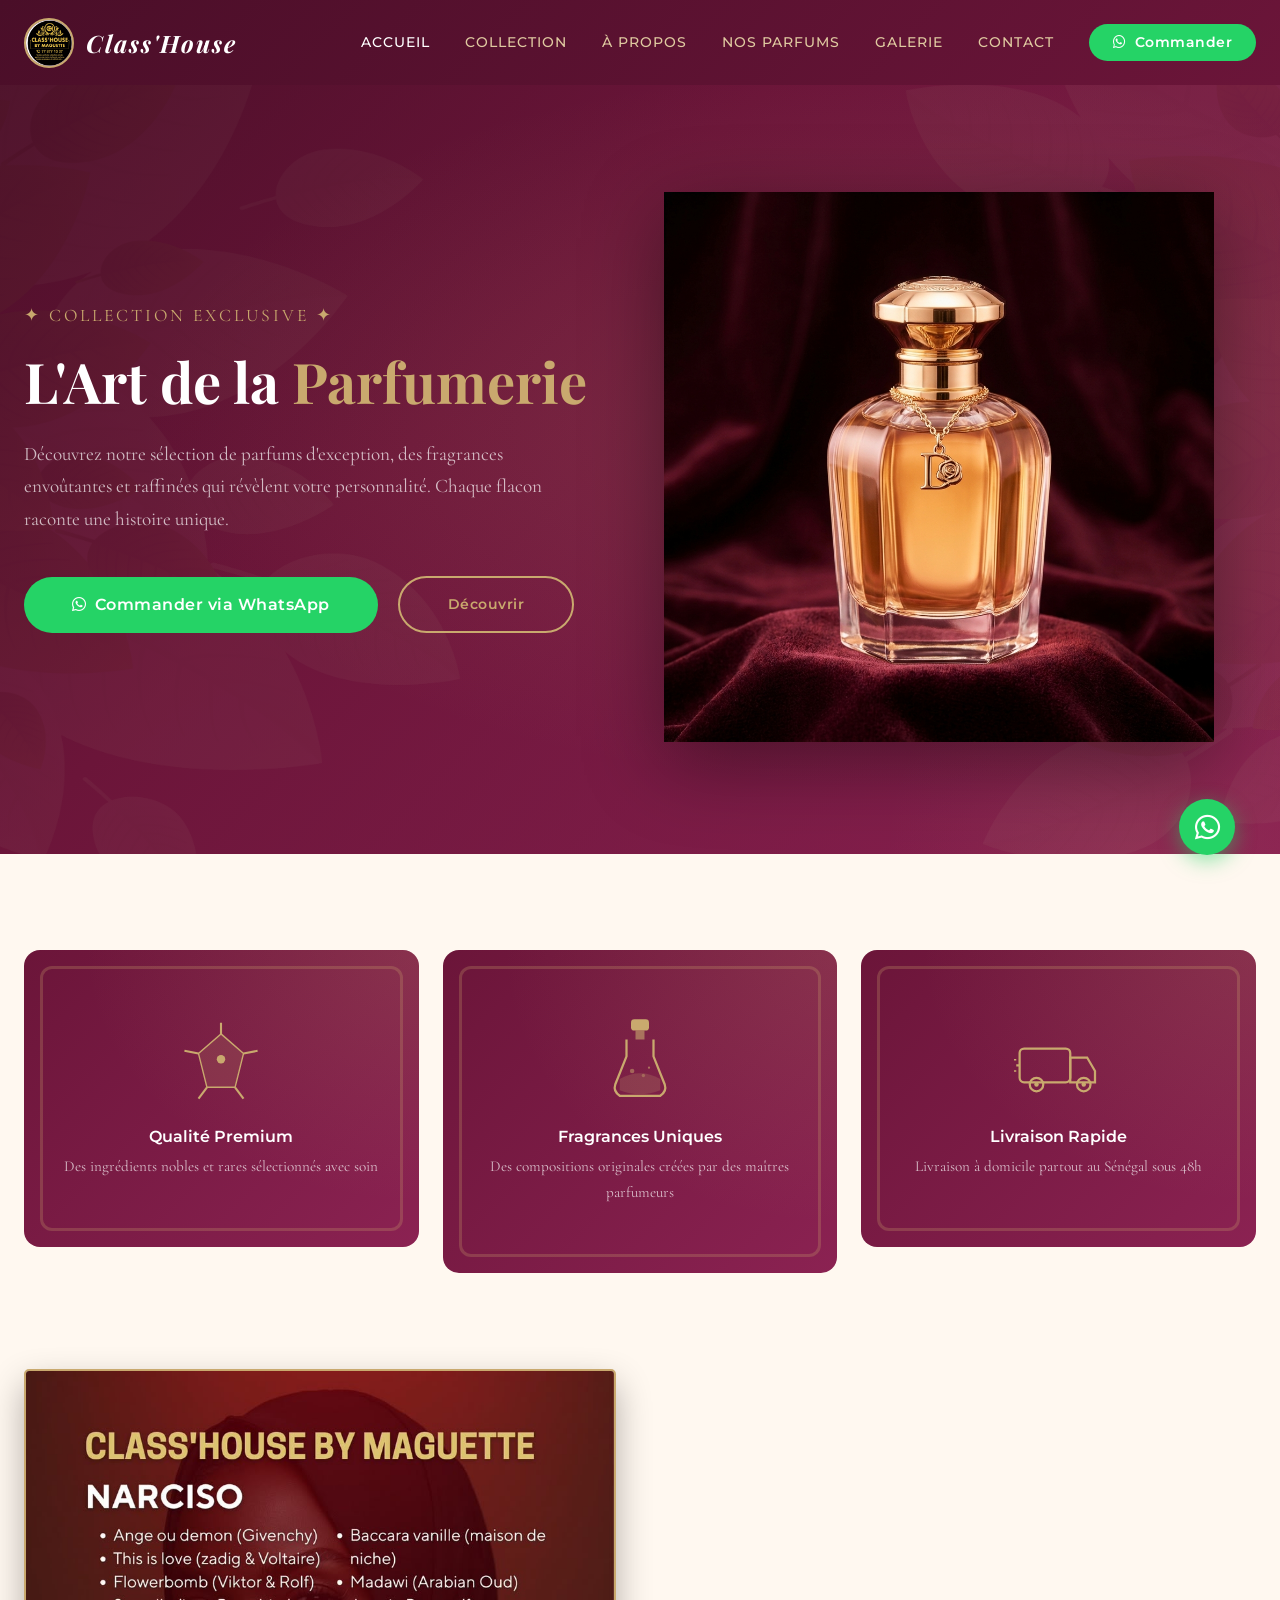
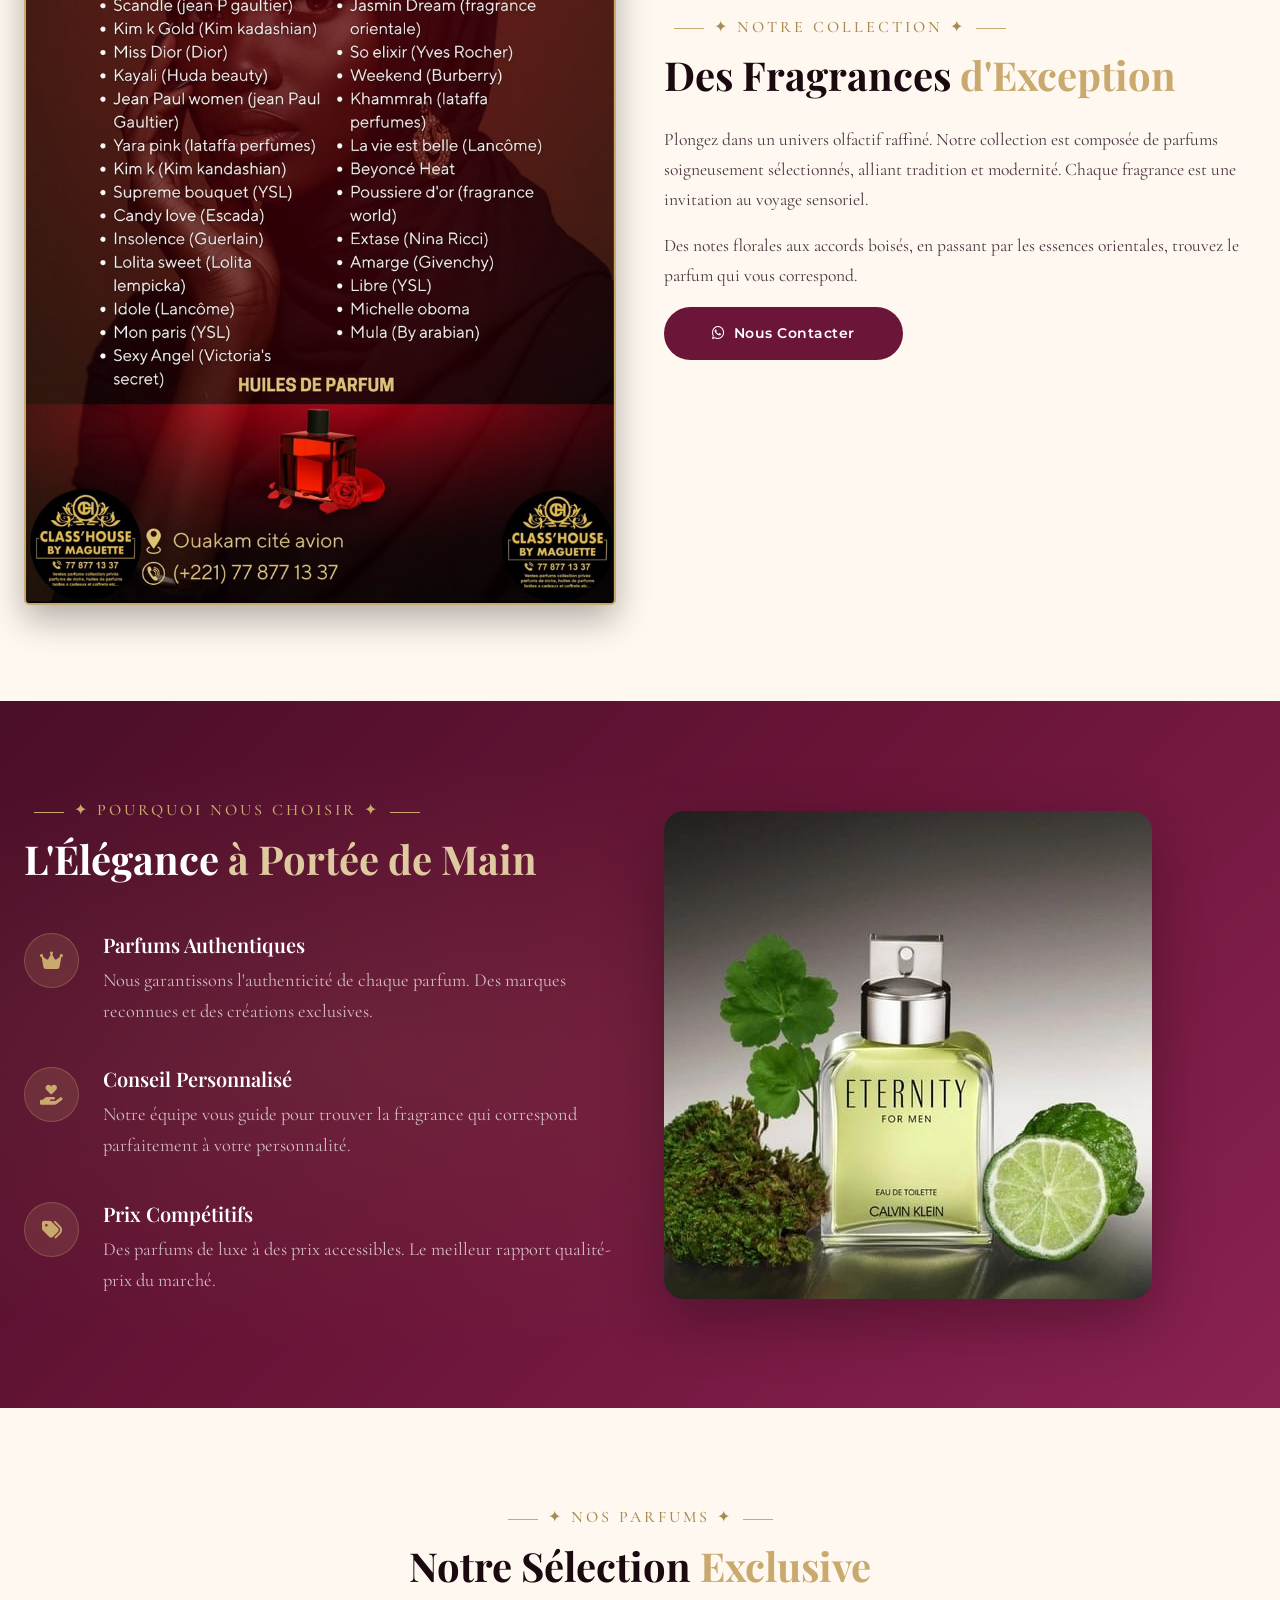
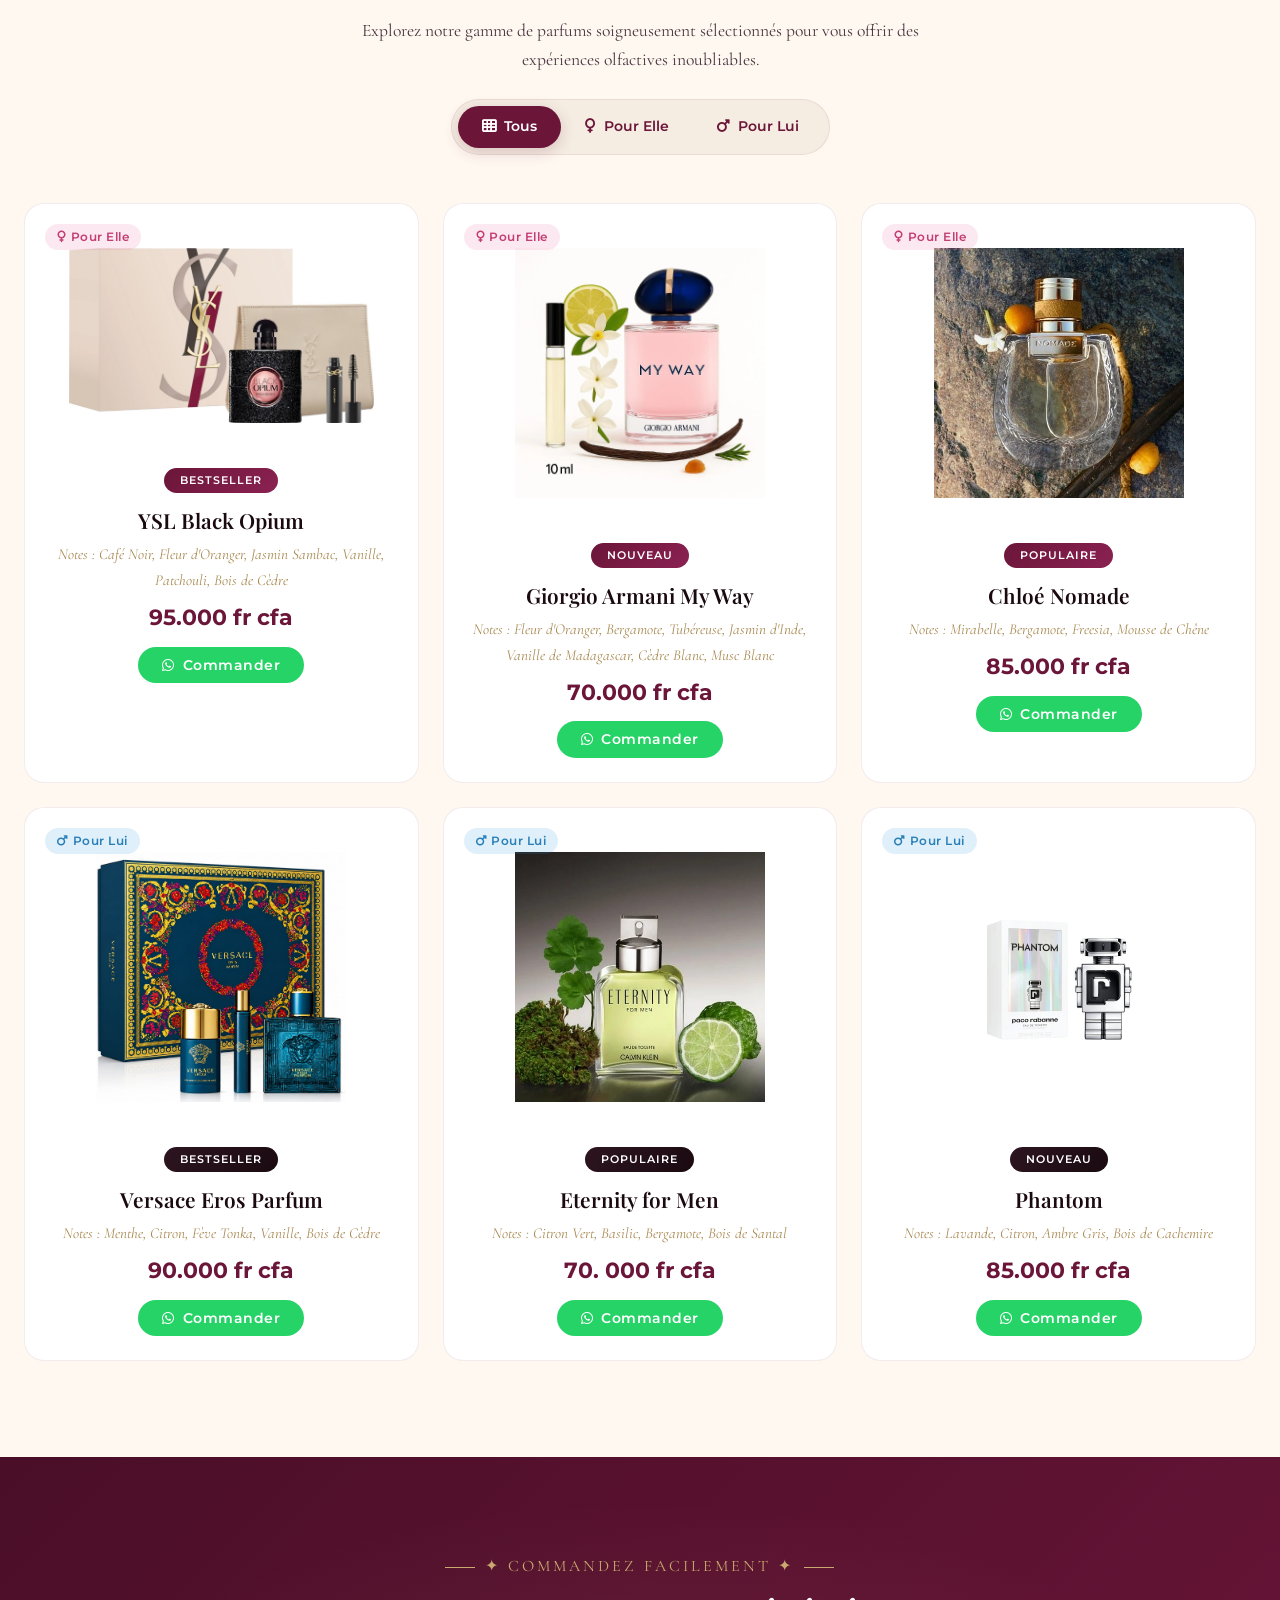
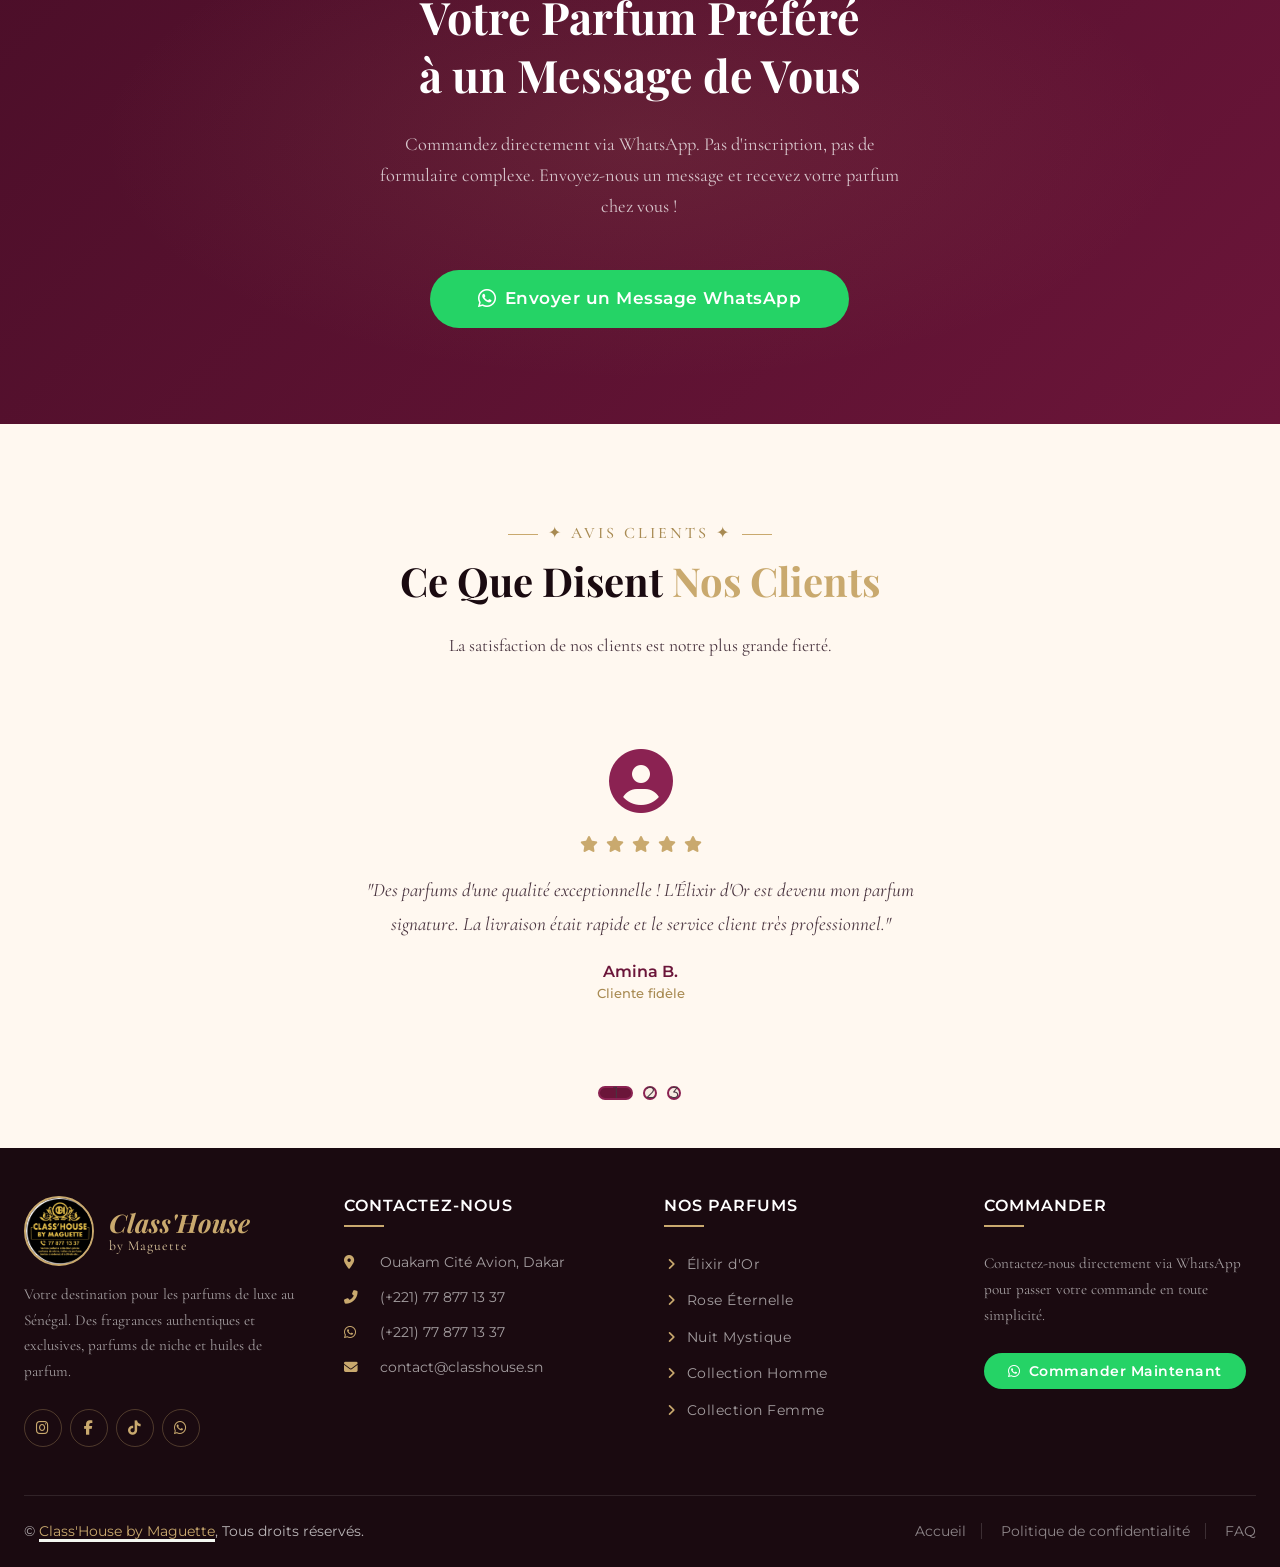
<file: index.html>
<!DOCTYPE html>
<html lang="fr">

<head>
    <meta charset="utf-8">
    <title>Class'House by Maguette — Boutique de Parfums de Luxe</title>
    <meta content="width=device-width, initial-scale=1.0" name="viewport">
    <meta content="parfums, luxe, boutique, fragrance, eau de parfum, parfumerie" name="keywords">
    <meta content="Découvrez notre collection exclusive de parfums de luxe. Des fragrances uniques et envoûtantes pour homme et femme." name="description">

    <!-- Favicon -->
    <link href="img/favicon.ico" rel="icon">

    <!-- Google Web Fonts -->
    <link rel="preconnect" href="https://fonts.googleapis.com">
    <link rel="preconnect" href="https://fonts.gstatic.com" crossorigin>
    <link href="https://fonts.googleapis.com/css2?family=Playfair+Display:ital,wght@0,400;0,500;0,600;0,700;1,400&family=Cormorant+Garamond:ital,wght@0,300;0,400;0,500;0,600;1,300;1,400&family=Montserrat:wght@300;400;500;600&display=swap" rel="stylesheet">

    <!-- Icon Font Stylesheet -->
    <link href="https://cdnjs.cloudflare.com/ajax/libs/font-awesome/6.4.0/css/all.min.css" rel="stylesheet">
    <link href="https://cdn.jsdelivr.net/npm/bootstrap-icons@1.4.1/font/bootstrap-icons.css" rel="stylesheet">

    <!-- Libraries Stylesheet -->
    <link href="lib/animate/animate.min.css" rel="stylesheet">
    <link href="lib/owlcarousel/assets/owl.carousel.min.css" rel="stylesheet">

    <!-- Customized Bootstrap Stylesheet -->
    <link href="css/bootstrap.min.css" rel="stylesheet">

    <!-- Template Stylesheet -->
    <link href="css/style.css" rel="stylesheet">


</head>

<body>
    <!-- Spinner Start -->
    <div id="spinner"
        class="show bg-white position-fixed translate-middle w-100 vh-100 top-50 start-50 d-flex align-items-center justify-content-center">
        <div class="lottie-loader">
            <div class="perfume-spinner">
                <svg viewBox="0 0 80 120" xmlns="http://www.w3.org/2000/svg">
                    <defs>
                        <linearGradient id="bottleGrad" x1="0%" y1="0%" x2="100%" y2="100%">
                            <stop offset="0%" style="stop-color:#C9A96E"/>
                            <stop offset="100%" style="stop-color:#8B2252"/>
                        </linearGradient>
                    </defs>
                    <rect x="30" y="5" width="20" height="15" rx="3" fill="#C9A96E" class="spinner-cap"/>
                    <rect x="35" y="20" width="10" height="10" fill="#C9A96E" opacity="0.8"/>
                    <rect x="15" y="30" width="50" height="75" rx="10" fill="url(#bottleGrad)" class="spinner-bottle"/>
                    <rect x="25" y="40" width="30" height="40" rx="5" fill="rgba(255,255,255,0.15)" class="spinner-liquid"/>
                </svg>
                <div class="spinner-particles">
                    <span></span><span></span><span></span><span></span><span></span>
                </div>
            </div>
        </div>
    </div>
    <!-- Spinner End -->


    <!-- Navbar Start -->
    <div class="container-fluid sticky-top" id="navbar-top">
        <div class="container">
            <nav class="navbar navbar-expand-lg navbar-light p-0" id="main-nav">
                <a href="index.html" class="navbar-brand d-flex align-items-center">
                    <img src="img/logo.jpeg" alt="Class'House by Maguette" class="navbar-logo">
                    <span class="brand-name text-white">Class'House</span>
                </a>
                <button type="button" class="navbar-toggler ms-auto me-0" data-bs-toggle="collapse"
                    data-bs-target="#navbarCollapse">
                    <span class="navbar-toggler-icon"></span>
                </button>
                <div class="collapse navbar-collapse" id="navbarCollapse">
                    <div class="navbar-nav ms-auto">
                        <a href="#home" class="nav-item nav-link active">Accueil</a>
                        <a href="#collection" class="nav-item nav-link">Collection</a>
                        <a href="#about" class="nav-item nav-link">À Propos</a>
                        <a href="#products" class="nav-item nav-link">Nos Parfums</a>
                        <a href="galerie.html" class="nav-item nav-link">Galerie</a>
                        <a href="#contact" class="nav-item nav-link">Contact</a>
                    </div>
                    <a href="https://wa.me/221778771337?text=Bonjour%20je%20suis%20int%C3%A9ress%C3%A9(e)%20par%20vos%20parfums" 
                       class="btn btn-whatsapp py-2 px-4 d-none d-lg-inline-block" target="_blank" id="nav-whatsapp-btn">
                        <i class="fab fa-whatsapp me-2"></i>Commander
                    </a>
                </div>
            </nav>
        </div>
    </div>
    <!-- Navbar End -->


    <!-- Hero Start -->
    <div class="container-fluid hero-header mb-5" id="home">
        <!-- Background Video -->
        <video class="hero-bg-video" autoplay muted loop playsinline poster="img/bg.png" id="hero-video">
            <source src="https://videos.pexels.com/video-files/6810589/6810589-hd_1920_1080_25fps.mp4" type="video/mp4">
        </video>
        <!-- Dark overlay for text readability -->
        <div class="hero-video-overlay"></div>

        <div class="hero-sparkles-overlay">
            <span class="sparkle s1">✦</span>
            <span class="sparkle s2">✦</span>
            <span class="sparkle s3">✧</span>
            <span class="sparkle s4">✦</span>
            <span class="sparkle s5">✧</span>
            <span class="sparkle s6">✦</span>
            <span class="sparkle s7">✧</span>
            <span class="sparkle s8">✦</span>
            <span class="sparkle s9">✧</span>
            <span class="sparkle s10">✦</span>
            <span class="sparkle s11">✧</span>
            <span class="sparkle s12">✦</span>
        </div>
        <div class="container">
            <div class="row g-5 align-items-center">
                <div class="col-lg-6 text-center text-lg-start">
                    <p class="hero-subtitle animated slideInRight">✦ Collection Exclusive ✦</p>
                    <h1 class="hero-title animated slideInRight">L'Art de la <span class="text-rose-gold">Parfumerie</span></h1>
                    <p class="hero-text animated slideInRight">Découvrez notre sélection de parfums d'exception, 
                        des fragrances envoûtantes et raffinées qui révèlent votre personnalité. 
                        Chaque flacon raconte une histoire unique.</p>
                    <a href="https://wa.me/221778771337?text=Bonjour%20je%20souhaite%20commander%20un%20parfum" 
                       class="btn btn-whatsapp-hero py-3 px-5 me-3 animated slideInRight" target="_blank" id="hero-whatsapp-btn">
                        <i class="fab fa-whatsapp me-2"></i>Commander via WhatsApp
                    </a>
                    <a href="#collection" class="btn btn-outline-gold py-3 px-5 animated slideInRight" id="hero-discover-btn">
                        Découvrir
                    </a>
                </div>
                <div class="col-lg-6">
                    <img class="img-fluid animated pulse infinite hero-img" src="img/perfume-hero.png" alt="Parfum de luxe Hairnic">
                </div>
            </div>
        </div>
    </div>
    <!-- Hero End -->


    <!-- Features Start -->
    <div class="container-fluid py-5" id="features">
        <div class="container">
            <div class="row g-4">
                <div class="col-lg-4 wow fadeIn" data-wow-delay="0.1s">
                    <div class="feature-item position-relative text-center p-3" id="feature-1">
                        <div class="border py-5 px-3">
                            <div class="feature-anim-icon">
                                <svg viewBox="0 0 64 64" xmlns="http://www.w3.org/2000/svg" class="icon-gem">
                                    <polygon points="32,4 58,24 48,58 16,58 6,24" fill="none" stroke="#C9A96E" stroke-width="2" class="gem-outer"/>
                                    <polygon points="32,12 48,26 42,50 22,50 16,26" fill="rgba(201,169,110,0.15)" stroke="#C9A96E" stroke-width="1" class="gem-inner"/>
                                    <line x1="32" y1="4" x2="32" y2="12" stroke="#C9A96E" stroke-width="1.5"/>
                                    <line x1="6" y1="24" x2="16" y2="26" stroke="#C9A96E" stroke-width="1.5"/>
                                    <line x1="58" y1="24" x2="48" y2="26" stroke="#C9A96E" stroke-width="1.5"/>
                                    <line x1="16" y1="58" x2="22" y2="50" stroke="#C9A96E" stroke-width="1.5"/>
                                    <line x1="48" y1="58" x2="42" y2="50" stroke="#C9A96E" stroke-width="1.5"/>
                                    <circle cx="32" cy="30" r="3" fill="#C9A96E" class="gem-sparkle"/>
                                </svg>
                            </div>
                            <h5 class="mb-2">Qualité Premium</h5>
                            <p class="mb-0 feature-desc">Des ingrédients nobles et rares sélectionnés avec soin</p>
                        </div>
                    </div>
                </div>
                <div class="col-lg-4 wow fadeIn" data-wow-delay="0.3s">
                    <div class="feature-item position-relative text-center p-3" id="feature-2">
                        <div class="border py-5 px-3">
                            <div class="feature-anim-icon">
                                <svg viewBox="0 0 64 80" xmlns="http://www.w3.org/2000/svg" class="icon-flask">
                                    <rect x="24" y="2" width="16" height="10" rx="3" fill="#C9A96E" class="flask-cap"/>
                                    <rect x="28" y="12" width="8" height="8" fill="#C9A96E" opacity="0.6"/>
                                    <path d="M20,20 L20,35 L10,60 Q8,66 14,70 L50,70 Q56,66 54,60 L44,35 L44,20" fill="none" stroke="#C9A96E" stroke-width="2" class="flask-body"/>
                                    <path d="M14,55 Q32,45 50,55 L50,65 Q32,72 14,65 Z" fill="rgba(201,169,110,0.2)" class="flask-liquid"/>
                                    <circle cx="25" cy="48" r="2" fill="#C9A96E" opacity="0.5" class="flask-bubble b1"/>
                                    <circle cx="35" cy="52" r="1.5" fill="#C9A96E" opacity="0.4" class="flask-bubble b2"/>
                                    <circle cx="40" cy="45" r="1" fill="#C9A96E" opacity="0.6" class="flask-bubble b3"/>
                                </svg>
                            </div>
                            <h5 class="mb-2">Fragrances Uniques</h5>
                            <p class="mb-0 feature-desc">Des compositions originales créées par des maîtres parfumeurs</p>
                        </div>
                    </div>
                </div>
                <div class="col-lg-4 wow fadeIn" data-wow-delay="0.5s">
                    <div class="feature-item position-relative text-center p-3" id="feature-3">
                        <div class="border py-5 px-3">
                            <div class="feature-anim-icon">
                                <svg viewBox="0 0 80 64" xmlns="http://www.w3.org/2000/svg" class="icon-delivery">
                                    <rect x="5" y="20" width="45" height="30" rx="4" fill="none" stroke="#C9A96E" stroke-width="2" class="truck-body"/>
                                    <path d="M50,28 L65,28 L72,40 L72,50 L50,50 Z" fill="none" stroke="#C9A96E" stroke-width="2" class="truck-cabin"/>
                                    <circle cx="20" cy="52" r="6" fill="none" stroke="#C9A96E" stroke-width="2" class="truck-wheel w1"/>
                                    <circle cx="20" cy="52" r="2" fill="#C9A96E"/>
                                    <circle cx="62" cy="52" r="6" fill="none" stroke="#C9A96E" stroke-width="2" class="truck-wheel w2"/>
                                    <circle cx="62" cy="52" r="2" fill="#C9A96E"/>
                                    <line x1="-5" y1="35" x2="5" y2="35" stroke="#C9A96E" stroke-width="2" stroke-dasharray="4 3" class="speed-line sl1"/>
                                    <line x1="-8" y1="40" x2="3" y2="40" stroke="#C9A96E" stroke-width="1.5" stroke-dasharray="3 4" class="speed-line sl2"/>
                                    <line x1="-3" y1="30" x2="4" y2="30" stroke="#C9A96E" stroke-width="1.5" stroke-dasharray="5 3" class="speed-line sl3"/>
                                </svg>
                            </div>
                            <h5 class="mb-2">Livraison Rapide</h5>
                            <p class="mb-0 feature-desc">Livraison à domicile partout au Sénégal sous 48h</p>
                        </div>
                    </div>
                </div>
            </div>
        </div>
    </div>
    <!-- Features End -->


    <!-- Collection / About Start -->
    <div class="container-fluid py-5" id="collection">
        <div class="container">
            <div class="row g-5 align-items-center">
                <div class="col-lg-6 wow fadeIn" data-wow-delay="0.1s">
                    <img class="img-fluid collection-img rounded-3" src="img/2.jpeg" alt="Collection Class'House by Maguette" style="box-shadow: 0 15px 35px rgba(0,0,0,0.3); border: 2px solid var(--rose-gold);">
                </div>
                <div class="col-lg-6 wow fadeIn" data-wow-delay="0.5s">
                    <p class="section-subtitle">✦ Notre Collection ✦</p>
                    <h1 class="section-title">Des Fragrances <span class="text-rose-gold">d'Exception</span></h1>
                    <p class="section-text">Plongez dans un univers olfactif raffiné. Notre collection est composée de parfums 
                        soigneusement sélectionnés, alliant tradition et modernité. Chaque fragrance est une invitation 
                        au voyage sensoriel.</p>
                    <p class="section-text">Des notes florales aux accords boisés, en passant par les essences orientales, 
                        trouvez le parfum qui vous correspond.</p>
                    <a href="https://wa.me/221778771337?text=Bonjour%20je%20souhaite%20en%20savoir%20plus%20sur%20votre%20collection" 
                       class="btn btn-burgundy py-3 px-5" target="_blank" id="collection-whatsapp-btn">
                        <i class="fab fa-whatsapp me-2"></i>Nous Contacter
                    </a>
                </div>
            </div>
        </div>
    </div>
    <!-- Collection End -->


    <!-- About / Why Us Start -->
    <div class="container-fluid about-section py-5 my-5" id="about">
        <div class="container py-5">
            <div class="row g-5 align-items-center">
                <div class="col-lg-6 wow fadeIn" data-wow-delay="0.5s">
                    <p class="section-subtitle-light">✦ Pourquoi Nous Choisir ✦</p>
                    <h1 class="section-title-light">L'Élégance <span class="text-rose-gold-light">à Portée de Main</span></h1>
                    <div class="row g-4 mt-3">
                        <div class="col-12 d-flex align-items-start">
                            <div class="about-icon flex-shrink-0">
                                <i class="fas fa-crown fa-lg"></i>
                            </div>
                            <div class="ps-4">
                                <h5 class="text-white">Parfums Authentiques</h5>
                                <p class="text-white-70">Nous garantissons l'authenticité de chaque parfum. Des marques reconnues et des créations exclusives.</p>
                            </div>
                        </div>
                        <div class="col-12 d-flex align-items-start">
                            <div class="about-icon flex-shrink-0">
                                <i class="fas fa-hand-holding-heart fa-lg"></i>
                            </div>
                            <div class="ps-4">
                                <h5 class="text-white">Conseil Personnalisé</h5>
                                <p class="text-white-70">Notre équipe vous guide pour trouver la fragrance qui correspond parfaitement à votre personnalité.</p>
                            </div>
                        </div>
                        <div class="col-12 d-flex align-items-start">
                            <div class="about-icon flex-shrink-0">
                                <i class="fas fa-tags fa-lg"></i>
                            </div>
                            <div class="ps-4">
                                <h5 class="text-white">Prix Compétitifs</h5>
                                <p class="text-white-70">Des parfums de luxe à des prix accessibles. Le meilleur rapport qualité-prix du marché.</p>
                            </div>
                        </div>
                    </div>
                </div>
                <div class="col-lg-6 wow fadeIn" data-wow-delay="0.1s">
                    <img class="img-fluid about-img" src="img/homme 3.jpeg" alt="Parfum de luxe">
                </div>
            </div>
        </div>
    </div>
    <!-- About End -->


    <!-- Products Start -->
    <div class="container-fluid py-5" id="products">
        <div class="container">
            <div class="mx-auto text-center wow fadeIn" data-wow-delay="0.1s" style="max-width: 600px;">
                <p class="section-subtitle">✦ Nos Parfums ✦</p>
                <h1 class="section-title">Notre Sélection <span class="text-rose-gold">Exclusive</span></h1>
                <p class="section-text mb-4">Explorez notre gamme de parfums soigneusement sélectionnés pour vous offrir des expériences olfactives inoubliables.</p>
            </div>

            <!-- Filter Tabs -->
            <div class="text-center mb-5 wow fadeIn" data-wow-delay="0.2s">
                <div class="product-filter-tabs" id="product-filters">
                    <button class="filter-tab active" data-filter="all" id="filter-all">
                        <i class="fas fa-th me-2"></i>Tous
                    </button>
                    <button class="filter-tab" data-filter="femme" id="filter-femme">
                        <i class="fas fa-venus me-2"></i>Pour Elle
                    </button>
                    <button class="filter-tab" data-filter="homme" id="filter-homme">
                        <i class="fas fa-mars me-2"></i>Pour Lui
                    </button>
                </div>
            </div>

            <div class="row g-4" id="products-grid">
                <!-- FEMME — Rose Éternelle -->
                <div class="col-md-6 col-lg-4 wow fadeIn product-card" data-category="femme" data-wow-delay="0.1s">
                    <div class="product-item text-center h-100 p-4" id="product-1">
                        <div class="product-gender-badge gender-femme">
                            <i class="fas fa-venus me-1"></i>Pour Elle
                        </div>
                        <div class="product-img-wrapper">
                            <img class="img-fluid mb-4" src="img/femme 1.jpeg" alt="Yves Saint Laurent Black Opium Eau de Parfum">
                        </div>
                        <div class="product-badge">Bestseller</div>
                        <a href="#" class="product-name">YSL Black Opium</a>
                        <p class="product-notes">Notes : Café Noir, Fleur d'Oranger, Jasmin Sambac, Vanille, Patchouli, Bois de Cèdre</p>
                        <h5 class="product-price">95.000 fr cfa</h5>
                        <a href="https://wa.me/221778771337?text=Bonjour%20!%20Je%20souhaite%20commander%20le%20parfum%20*Rose%20%C3%89ternelle*%20(Pour%20Elle).%20Photo%20du%20mod%C3%A8le%20%3A%20https%3A%2F%2Fclassehouse.netlify.app%2Fimg%2Ffemme%25201.jpeg" 
                           class="btn btn-whatsapp-product px-4 py-2" target="_blank" id="product-1-whatsapp">
                            <i class="fab fa-whatsapp me-2"></i>Commander
                        </a>
                    </div>
                </div>

                <!-- FEMME — Velours de Jasmin -->
                <div class="col-md-6 col-lg-4 wow fadeIn product-card" data-category="femme" data-wow-delay="0.3s">
                    <div class="product-item text-center h-100 p-4" id="product-2">
                        <div class="product-gender-badge gender-femme">
                            <i class="fas fa-venus me-1"></i>Pour Elle
                        </div>
                        <div class="product-img-wrapper">
                            <img class="img-fluid mb-4" src="img/femme 2.jpeg" alt="Giorgio Armani My Way Eau de Parfum">
                        </div>
                        <div class="product-badge">Nouveau</div>
                        <a href="#" class="product-name">Giorgio Armani My Way</a>
                        <p class="product-notes">Notes : Fleur d'Oranger, Bergamote, Tubéreuse, Jasmin d'Inde, Vanille de Madagascar, Cèdre Blanc, Musc Blanc</p>
                        <h5 class="product-price">70.000 fr cfa</h5>
                        <a href="https://wa.me/221778771337?text=Bonjour%20!%20Je%20souhaite%20commander%20le%20parfum%20*Velours%20de%20Jasmin*%20(Pour%20Elle).%20Photo%20du%20mod%C3%A8le%20%3A%20https%3A%2F%2Fclassehouse.netlify.app%2Fimg%2Ffemme%25202.jpeg" 
                           class="btn btn-whatsapp-product px-4 py-2" target="_blank" id="product-2-whatsapp">
                            <i class="fab fa-whatsapp me-2"></i>Commander
                        </a>
                    </div>
                </div>

                <!-- FEMME — Nuit Dorée -->
                <div class="col-md-6 col-lg-4 wow fadeIn product-card" data-category="femme" data-wow-delay="0.5s">
                    <div class="product-item text-center h-100 p-4" id="product-3">
                        <div class="product-gender-badge gender-femme">
                            <i class="fas fa-venus me-1"></i>Pour Elle
                        </div>
                        <div class="product-img-wrapper">
                            <img class="img-fluid mb-4" src="img/femme 3.jpeg" alt="Chloé Nomade Eau de Parfum">
                        </div>
                        <div class="product-badge">Populaire</div>
                        <a href="#" class="product-name">Chloé Nomade</a>
                        <p class="product-notes">Notes : Mirabelle, Bergamote, Freesia, Mousse de Chêne</p>
                        <h5 class="product-price">85.000 fr cfa</h5>
                        <a href="https://wa.me/221778771337?text=Bonjour%20!%20Je%20souhaite%20commander%20le%20parfum%20*Nuit%20Dor%C3%A9e*%20(Pour%20Elle).%20Photo%20du%20mod%C3%A8le%20%3A%20https%3A%2F%2Fclassehouse.netlify.app%2Fimg%2Ffemme%25203.jpeg" 
                           class="btn btn-whatsapp-product px-4 py-2" target="_blank" id="product-3-whatsapp">
                            <i class="fab fa-whatsapp me-2"></i>Commander
                        </a>
                    </div>
                </div>

                <!-- HOMME — Élixir d'Or -->
                <div class="col-md-6 col-lg-4 wow fadeIn product-card" data-category="homme" data-wow-delay="0.1s">
                    <div class="product-item text-center h-100 p-4" id="product-4">
                        <div class="product-gender-badge gender-homme">
                            <i class="fas fa-mars me-1"></i>Pour Lui
                        </div>
                        <div class="product-img-wrapper">
                            <img class="img-fluid mb-4" src="img/homme 1.jpeg" alt="Parfum Élixir d'Or">
                        </div>
                        <div class="product-badge badge-homme">Bestseller</div>
                        <a href="#" class="product-name">Versace Eros Parfum</a>
                        <p class="product-notes">Notes : Menthe, Citron, Fève Tonka, Vanille, Bois de Cèdre</p>
                        <h5 class="product-price">90.000 fr cfa</h5>
                        <a href="https://wa.me/221778771337?text=Bonjour%20!%20Je%20souhaite%20commander%20le%20parfum%20*%C3%89lixir%20d'Or*%20(Pour%20Lui).%20Photo%20du%20mod%C3%A8le%20%3A%20https%3A%2F%2Fclassehouse.netlify.app%2Fimg%2Fhomme%25201.jpeg" 
                           class="btn btn-whatsapp-product px-4 py-2" target="_blank" id="product-4-whatsapp">
                            <i class="fab fa-whatsapp me-2"></i>Commander
                        </a>
                    </div>
                </div>

                <!-- HOMME — Nuit Mystique -->
                <div class="col-md-6 col-lg-4 wow fadeIn product-card" data-category="homme" data-wow-delay="0.3s">
                    <div class="product-item text-center h-100 p-4" id="product-5">
                        <div class="product-gender-badge gender-homme">
                            <i class="fas fa-mars me-1"></i>Pour Lui
                        </div>
                        <div class="product-img-wrapper">
                            <img class="img-fluid mb-4" src="img/homme 3.jpeg" alt="Parfum Nuit Mystique">
                        </div>
                        <div class="product-badge badge-homme">Populaire</div>
                        <a href="#" class="product-name">Eternity for Men</a>
                        <p class="product-notes">Notes : Citron Vert, Basilic, Bergamote, Bois de Santal</p>
                        <h5 class="product-price">70. 000 fr cfa</h5>
                        <a href="https://wa.me/221778771337?text=Bonjour%20!%20Je%20souhaite%20commander%20le%20parfum%20*Nuit%20Mystique*%20(Pour%20Lui).%20Photo%20du%20mod%C3%A8le%20%3A%20https%3A%2F%2Fclassehouse.netlify.app%2Fimg%2Fhomme%25203.jpeg" 
                           class="btn btn-whatsapp-product px-4 py-2" target="_blank" id="product-5-whatsapp">
                            <i class="fab fa-whatsapp me-2"></i>Commander
                        </a>
                    </div>
                </div>

                <!-- HOMME — Bleu Intense -->
                <div class="col-md-6 col-lg-4 wow fadeIn product-card" data-category="homme" data-wow-delay="0.5s">
                    <div class="product-item text-center h-100 p-4" id="product-6">
                        <div class="product-gender-badge gender-homme">
                            <i class="fas fa-mars me-1"></i>Pour Lui
                        </div>
                        <div class="product-img-wrapper">
                            <img class="img-fluid mb-4" src="img/homme 4.jpeg" alt="Paco Rabanne Phantom">
                        </div>
                        <div class="product-badge badge-homme">Nouveau</div>
                        <a href="#" class="product-name">Phantom</a>
                        <p class="product-notes">Notes : Lavande, Citron, Ambre Gris, Bois de Cachemire</p>
                        <h5 class="product-price">85.000 fr cfa</h5>
                        <a href="https://wa.me/221778771337?text=Bonjour%20!%20Je%20souhaite%20commander%20le%20parfum%20*Bleu%20Intense*%20(Pour%20Lui).%20Photo%20du%20mod%C3%A8le%20%3A%20https%3A%2F%2Fclassehouse.netlify.app%2Fimg%2Fhomme%25204.jpeg" 
                           class="btn btn-whatsapp-product px-4 py-2" target="_blank" id="product-6-whatsapp">
                            <i class="fab fa-whatsapp me-2"></i>Commander
                        </a>
                    </div>
                </div>
            </div>
        </div>
    </div>
    <!-- Products End -->


    <!-- CTA / WhatsApp Banner Start -->
    <div class="container-fluid cta-section py-5 my-5" id="cta">
        <div class="container py-5">
            <div class="row justify-content-center">
                <div class="col-lg-8 text-center wow fadeIn" data-wow-delay="0.1s">
                    <p class="cta-subtitle">✦ Commandez Facilement ✦</p>
                    <h1 class="cta-title">Votre Parfum Préféré <br>à un Message de Vous</h1>
                    <p class="cta-text mb-5">Commandez directement via WhatsApp. Pas d'inscription, pas de formulaire complexe. 
                        Envoyez-nous un message et recevez votre parfum chez vous !</p>
                    <a href="https://wa.me/221778771337?text=Bonjour%20je%20souhaite%20passer%20une%20commande" 
                       class="btn btn-whatsapp-cta py-3 px-5" target="_blank" id="cta-whatsapp-btn">
                        <i class="fab fa-whatsapp me-2 fa-lg"></i>Envoyer un Message WhatsApp
                    </a>
                </div>
            </div>
        </div>
    </div>
    <!-- CTA End -->


    <!-- Testimonials Start -->
    <div class="container-fluid py-5">
        <div class="container">
            <div class="mx-auto text-center wow fadeIn" data-wow-delay="0.1s" style="max-width: 600px;">
                <p class="section-subtitle">✦ Avis Clients ✦</p>
                <h1 class="section-title">Ce Que Disent <span class="text-rose-gold">Nos Clients</span></h1>
                <p class="section-text mb-5">La satisfaction de nos clients est notre plus grande fierté.</p>
            </div>
            <div class="row justify-content-center">
                <div class="col-lg-8">
                    <div class="owl-carousel testimonial-carousel wow fadeIn" data-wow-delay="0.1s">
                        <div class="testimonial-item text-center" data-dot="1">
                            <div class="testimonial-avatar">
                                <i class="fas fa-user-circle fa-4x"></i>
                            </div>
                            <div class="testimonial-stars mb-3">
                                <i class="fas fa-star"></i>
                                <i class="fas fa-star"></i>
                                <i class="fas fa-star"></i>
                                <i class="fas fa-star"></i>
                                <i class="fas fa-star"></i>
                            </div>
                            <p class="testimonial-text">"Des parfums d'une qualité exceptionnelle ! L'Élixir d'Or est devenu mon parfum signature. 
                                La livraison était rapide et le service client très professionnel."</p>
                            <h5 class="testimonial-name">Amina B.</h5>
                            <p class="testimonial-role">Cliente fidèle</p>
                        </div>
                        <div class="testimonial-item text-center" data-dot="2">
                            <div class="testimonial-avatar">
                                <i class="fas fa-user-circle fa-4x"></i>
                            </div>
                            <div class="testimonial-stars mb-3">
                                <i class="fas fa-star"></i>
                                <i class="fas fa-star"></i>
                                <i class="fas fa-star"></i>
                                <i class="fas fa-star"></i>
                                <i class="fas fa-star"></i>
                            </div>
                            <p class="testimonial-text">"J'ai commandé Rose Éternelle pour offrir à ma mère. Elle a adoré ! 
                                La tenue est incroyable et le flacon est magnifique. Je recommande vivement."</p>
                            <h5 class="testimonial-name">Karim M.</h5>
                            <p class="testimonial-role">Client satisfait</p>
                        </div>
                        <div class="testimonial-item text-center" data-dot="3">
                            <div class="testimonial-avatar">
                                <i class="fas fa-user-circle fa-4x"></i>
                            </div>
                            <div class="testimonial-stars mb-3">
                                <i class="fas fa-star"></i>
                                <i class="fas fa-star"></i>
                                <i class="fas fa-star"></i>
                                <i class="fas fa-star"></i>
                                <i class="fas fa-star"></i>
                            </div>
                            <p class="testimonial-text">"Nuit Mystique est tout simplement parfait. Un parfum puissant et élégant. 
                                La commande via WhatsApp est super pratique. Merci Class'House !"</p>
                            <h5 class="testimonial-name">Yassine D.</h5>
                            <p class="testimonial-role">Client régulier</p>
                        </div>
                    </div>
                </div>
            </div>
        </div>
    </div>
    <!-- Testimonials End -->


    <!-- Contact / Footer Start -->
    <div class="container-fluid footer-section" id="contact">
        <div class="container py-5">
            <div class="row g-5">
                <div class="col-md-6 col-lg-3 wow fadeIn" data-wow-delay="0.1s">
                    <a href="index.html" class="d-inline-block mb-3 footer-brand-link">
                        <img src="img/logo.jpeg" alt="Class'House by Maguette" class="footer-logo">
                        <h1 class="footer-brand">Class'House <span class="footer-brand-sub">by Maguette</span></h1>
                    </a>
                    <p class="footer-text">Votre destination pour les parfums de luxe au Sénégal. 
                        Des fragrances authentiques et exclusives, parfums de niche et huiles de parfum.</p>
                    <div class="d-flex pt-2">
                        <a class="btn btn-square-footer me-2" href="" id="footer-instagram"><i class="fab fa-instagram"></i></a>
                        <a class="btn btn-square-footer me-2" href="" id="footer-facebook"><i class="fab fa-facebook-f"></i></a>
                        <a class="btn btn-square-footer me-2" href="" id="footer-tiktok"><i class="fab fa-tiktok"></i></a>
                        <a class="btn btn-square-footer me-2" 
                           href="https://wa.me/221778771337" target="_blank" id="footer-whatsapp"><i class="fab fa-whatsapp"></i></a>
                    </div>
                </div>
                <div class="col-md-6 col-lg-3 wow fadeIn" data-wow-delay="0.3s">
                    <h5 class="footer-heading">Contactez-Nous</h5>
                    <p class="footer-contact"><i class="fas fa-map-marker-alt me-3"></i>Ouakam Cité Avion, Dakar</p>
                    <p class="footer-contact"><i class="fas fa-phone-alt me-3"></i>(+221) 77 877 13 37</p>
                    <p class="footer-contact"><i class="fab fa-whatsapp me-3"></i>(+221) 77 877 13 37</p>
                    <p class="footer-contact"><i class="fas fa-envelope me-3"></i>contact@classhouse.sn</p>
                </div>
                <div class="col-md-6 col-lg-3 wow fadeIn" data-wow-delay="0.5s">
                    <h5 class="footer-heading">Nos Parfums</h5>
                    <a class="btn btn-link-footer" href="#">Élixir d'Or</a>
                    <a class="btn btn-link-footer" href="#">Rose Éternelle</a>
                    <a class="btn btn-link-footer" href="#">Nuit Mystique</a>
                    <a class="btn btn-link-footer" href="#">Collection Homme</a>
                    <a class="btn btn-link-footer" href="#">Collection Femme</a>
                </div>
                <div class="col-md-6 col-lg-3 wow fadeIn" data-wow-delay="0.7s">
                    <h5 class="footer-heading">Commander</h5>
                    <p class="footer-text mb-4">Contactez-nous directement via WhatsApp pour passer votre commande en toute simplicité.</p>
                    <a href="https://wa.me/221778771337?text=Bonjour%20je%20souhaite%20passer%20une%20commande" 
                       class="btn btn-whatsapp-footer py-2 px-4" target="_blank" id="footer-order-whatsapp">
                        <i class="fab fa-whatsapp me-2"></i>Commander Maintenant
                    </a>
                </div>
            </div>
        </div>
        <div class="container wow fadeIn" data-wow-delay="0.1s">
            <div class="copyright">
                <div class="row">
                    <div class="col-md-6 text-center text-md-start mb-3 mb-md-0">
                        &copy; <a class="border-bottom" href="#">Class'House by Maguette</a>, Tous droits réservés.
                    </div>
                    <div class="col-md-6 text-center text-md-end">
                        <div class="footer-menu">
                            <a href="#">Accueil</a>
                            <a href="#">Politique de confidentialité</a>
                            <a href="#">FAQ</a>
                        </div>
                    </div>
                </div>
            </div>
        </div>
    </div>
    <!-- Footer End -->


    <!-- WhatsApp Floating Button -->
    <a href="https://wa.me/221778771337?text=Bonjour%20!" 
       class="whatsapp-float" target="_blank" id="whatsapp-float-btn" title="Contactez-nous sur WhatsApp">
        <i class="fab fa-whatsapp"></i>
    </a>

    <!-- Back to Top -->
    <a href="#" class="btn btn-lg back-to-top-btn btn-lg-square" id="back-to-top"><i class="bi bi-arrow-up"></i></a>


    <!-- JavaScript Libraries -->
    <script src="https://ajax.googleapis.com/ajax/libs/jquery/3.6.1/jquery.min.js"></script>
    <script src="https://cdn.jsdelivr.net/npm/bootstrap@5.0.0/dist/js/bootstrap.bundle.min.js"></script>
    <script src="lib/wow/wow.min.js"></script>
    <script src="lib/easing/easing.min.js"></script>
    <script src="lib/waypoints/waypoints.min.js"></script>
    <script src="lib/owlcarousel/owl.carousel.min.js"></script>

    <!-- Template Javascript -->
    <script src="js/main.js"></script>
</body>

</html>
</file>
<file: css/style.css>
/********** Hairnic Parfumerie — Bordeaux & Rose Gold Theme **********/

/* ===== CSS Variables ===== */
:root {
    --burgundy: #6B1539;
    --burgundy-dark: #4A0E28;
    --burgundy-light: #8B2252;
    --rose-gold: #C9A96E;
    --rose-gold-light: #DFC9A0;
    --rose-gold-dark: #A88A52;
    --cream: #FFF8F0;
    --cream-dark: #F5EDE2;
    --dark: #1A0A10;
    --dark-soft: #2D1520;
    --white: #FFFFFF;
    --text-body: #4A3540;
    --text-light: rgba(255, 255, 255, 0.7);
    --shadow-soft: 0 8px 32px rgba(107, 21, 57, 0.12);
    --shadow-hover: 0 16px 48px rgba(107, 21, 57, 0.2);
    --transition: all 0.4s cubic-bezier(0.4, 0, 0.2, 1);
}

/* ===== Global Styles ===== */
body {
    font-family: 'Montserrat', sans-serif;
    color: var(--text-body);
    background-color: var(--cream);
    overflow-x: hidden;
}

h1, h2, h3, h4, h5, h6 {
    font-family: 'Playfair Display', serif;
    color: var(--dark);
}

p {
    font-family: 'Cormorant Garamond', serif;
    font-size: 1.15rem;
    line-height: 1.7;
}

a {
    text-decoration: none;
    transition: var(--transition);
}

::selection {
    background: var(--rose-gold);
    color: var(--white);
}

/* ===== Spinner ===== */
#spinner {
    opacity: 0;
    visibility: hidden;
    transition: opacity .5s ease-out, visibility 0s linear .5s;
    z-index: 99999;
    background: var(--cream) !important;
}

#spinner.show {
    transition: opacity .5s ease-out, visibility 0s linear 0s;
    visibility: visible;
    opacity: 1;
}

/* ===== Scrollbar ===== */
::-webkit-scrollbar {
    width: 8px;
}

::-webkit-scrollbar-track {
    background: var(--cream);
}

::-webkit-scrollbar-thumb {
    background: var(--burgundy-light);
    border-radius: 10px;
}

::-webkit-scrollbar-thumb:hover {
    background: var(--burgundy);
}

/* ===== Back to Top ===== */
.back-to-top-btn {
    position: fixed;
    display: none;
    right: 45px;
    bottom: 110px;
    z-index: 99;
    background: var(--burgundy);
    color: var(--white);
    border: none;
    width: 48px;
    height: 48px;
    border-radius: 50%;
    transition: var(--transition);
}

.back-to-top-btn:hover {
    background: var(--rose-gold);
    color: var(--dark);
    transform: translateY(-3px);
}

img.animated.pulse {
    animation-duration: 5s;
}

/* ===== Buttons ===== */
.btn {
    font-family: 'Montserrat', sans-serif;
    font-weight: 500;
    font-size: 0.9rem;
    letter-spacing: 0.5px;
    border-radius: 50px;
    transition: var(--transition);
}

/* WhatsApp Buttons */
.btn-whatsapp {
    background: #25D366;
    color: var(--white) !important;
    border: none;
    border-radius: 50px;
    font-weight: 600;
}

.btn-whatsapp:hover {
    background: #1EBE5A;
    transform: translateY(-2px);
    box-shadow: 0 8px 25px rgba(37, 211, 102, 0.4);
}

.btn-whatsapp-hero {
    background: #25D366;
    color: var(--white) !important;
    border: none;
    border-radius: 50px;
    font-weight: 600;
    font-size: 1rem;
}

.btn-whatsapp-hero:hover {
    background: #1EBE5A;
    transform: translateY(-3px);
    box-shadow: 0 12px 35px rgba(37, 211, 102, 0.45);
}

.btn-outline-gold {
    border: 2px solid var(--rose-gold);
    color: var(--rose-gold) !important;
    background: transparent;
    border-radius: 50px;
    font-weight: 600;
}

.btn-outline-gold:hover {
    background: var(--rose-gold);
    color: var(--dark) !important;
    transform: translateY(-3px);
    box-shadow: 0 12px 35px rgba(201, 169, 110, 0.3);
}

.btn-burgundy {
    background: var(--burgundy);
    color: var(--white) !important;
    border: none;
    border-radius: 50px;
    font-weight: 600;
}

.btn-burgundy:hover {
    background: var(--burgundy-dark);
    transform: translateY(-2px);
    box-shadow: var(--shadow-hover);
}

.btn-whatsapp-product {
    background: #25D366;
    color: var(--white) !important;
    border: none;
    border-radius: 50px;
    font-weight: 600;
    font-size: 0.85rem;
}

.btn-whatsapp-product:hover {
    background: #1EBE5A;
    transform: translateY(-2px);
    box-shadow: 0 8px 25px rgba(37, 211, 102, 0.4);
}

.btn-whatsapp-cta {
    background: #25D366;
    color: var(--white) !important;
    border: none;
    border-radius: 50px;
    font-weight: 600;
    font-size: 1.05rem;
    position: relative;
    overflow: hidden;
}

.btn-whatsapp-cta::before {
    content: '';
    position: absolute;
    top: 0;
    left: -100%;
    width: 100%;
    height: 100%;
    background: linear-gradient(90deg, transparent, rgba(255,255,255,0.2), transparent);
    transition: left 0.5s;
}

.btn-whatsapp-cta:hover::before {
    left: 100%;
}

.btn-whatsapp-cta:hover {
    background: #1EBE5A;
    transform: translateY(-3px) scale(1.03);
    box-shadow: 0 15px 40px rgba(37, 211, 102, 0.45);
}

.btn-whatsapp-footer {
    background: #25D366;
    color: var(--white) !important;
    border: none;
    border-radius: 50px;
    font-weight: 600;
    font-size: 0.85rem;
}

.btn-whatsapp-footer:hover {
    background: #1EBE5A;
    transform: translateY(-2px);
}

/* ===== WhatsApp Floating Button ===== */
.whatsapp-float {
    position: fixed;
    right: 45px;
    bottom: 45px;
    z-index: 100;
    width: 56px;
    height: 56px;
    background: #25D366;
    color: var(--white);
    border-radius: 50%;
    display: flex;
    align-items: center;
    justify-content: center;
    font-size: 1.8rem;
    box-shadow: 0 6px 20px rgba(37, 211, 102, 0.5);
    transition: var(--transition);
    animation: whatsappPulse 2s infinite;
}

.whatsapp-float:hover {
    background: #1EBE5A;
    color: var(--white);
    transform: scale(1.1);
    box-shadow: 0 10px 30px rgba(37, 211, 102, 0.6);
}

@keyframes whatsappPulse {
    0%, 100% { box-shadow: 0 6px 20px rgba(37, 211, 102, 0.5); }
    50% { box-shadow: 0 6px 30px rgba(37, 211, 102, 0.8); }
}


/* ===== Navbar ===== */
.sticky-top {
    top: -150px;
    transition: .5s;
    background: linear-gradient(135deg, var(--burgundy-dark), var(--burgundy));
}

.navbar {
    padding: 11px 0 !important;
    height: 85px;
}

.brand-name {
    font-family: 'Playfair Display', serif;
    font-weight: 700;
    font-style: italic;
    letter-spacing: 2px;
    font-size: 1.5rem;
    margin-bottom: 0;
    line-height: 1;
}

/* Navbar Logo */
.navbar-logo {
    width: 50px;
    height: 50px;
    border-radius: 50%;
    object-fit: cover;
    margin-right: 12px;
    border: 2px solid var(--rose-gold);
    transition: var(--transition);
    flex-shrink: 0;
}

.navbar-brand:hover .navbar-logo {
    transform: scale(1.05);
    box-shadow: 0 0 15px rgba(201, 169, 110, 0.4);
}

.navbar .navbar-nav .nav-link {
    margin-right: 35px;
    padding: 0;
    color: var(--rose-gold-light);
    font-family: 'Montserrat', sans-serif;
    font-weight: 500;
    font-size: 0.85rem;
    letter-spacing: 1px;
    text-transform: uppercase;
    transition: var(--transition);
    outline: none;
}

.navbar .navbar-nav .nav-link:hover,
.navbar .navbar-nav .nav-link.active {
    color: var(--white);
}

.navbar .dropdown-toggle::after {
    border: none;
    content: "\f107";
    font-family: "Font Awesome 5 Free";
    font-weight: 900;
    vertical-align: middle;
    margin-left: 8px;
}

@media (max-width: 991.98px) {
    .navbar .navbar-nav {
        padding: 15px;
        background: var(--burgundy-dark);
        border-radius: 12px;
        margin-top: 10px;
    }

    .navbar .navbar-nav .nav-link {
        margin-right: 0;
        padding: 10px 0;
    }

    .navbar-toggler {
        border-color: var(--rose-gold) !important;
    }

    .navbar-toggler-icon {
        filter: brightness(2);
    }

    .navbar-logo {
        width: 40px;
        height: 40px;
    }

    .brand-name {
        font-size: 1.2rem;
    }
}

@media (min-width: 992px) {
    .navbar .nav-item .dropdown-menu {
        display: block;
        border: none;
        margin-top: 0;
        top: 150%;
        opacity: 0;
        visibility: hidden;
        transition: .5s;
        background: var(--burgundy-dark);
        border-radius: 12px;
    }

    .navbar .nav-item:hover .dropdown-menu {
        top: 100%;
        visibility: visible;
        transition: .5s;
        opacity: 1;
    }
}


/* ===== Hero Header ===== */
.hero-header {
    position: relative;
    margin-top: -85px;
    padding-top: 12rem;
    padding-bottom: 7rem;
    background: linear-gradient(135deg, var(--burgundy-dark) 0%, var(--burgundy) 40%, var(--burgundy-light) 100%);
    overflow: hidden;
}

/* Hero Background Video */
.hero-bg-video {
    position: absolute;
    top: 0;
    left: 0;
    width: 100%;
    height: 100%;
    object-fit: cover;
    z-index: 0;
}

/* Dark overlay for readability over video */
.hero-video-overlay {
    position: absolute;
    top: 0;
    left: 0;
    width: 100%;
    height: 100%;
    background: linear-gradient(
        135deg,
        rgba(74, 14, 40, 0.75) 0%,
        rgba(107, 21, 57, 0.60) 40%,
        rgba(139, 34, 82, 0.55) 100%
    );
    z-index: 1;
}

.hero-header::before {
    position: absolute;
    content: "";
    width: 100%;
    height: 100%;
    top: 0;
    left: 0;
    background: radial-gradient(ellipse at 70% 50%, rgba(201, 169, 110, 0.15) 0%, transparent 60%);
    z-index: 2;
}

.hero-header::after {
    position: absolute;
    content: "";
    width: 500px;
    height: 500px;
    bottom: -250px;
    right: -100px;
    background: radial-gradient(circle, rgba(201, 169, 110, 0.08) 0%, transparent 70%);
    border-radius: 50%;
    z-index: 2;
}

.hero-header .container {
    position: relative;
    z-index: 3;
}

.hero-sparkles-overlay {
    position: relative;
    z-index: 2;
}

.hero-subtitle {
    font-family: 'Cormorant Garamond', serif;
    font-size: 1.1rem;
    color: var(--rose-gold);
    letter-spacing: 3px;
    text-transform: uppercase;
    margin-bottom: 1rem;
    font-weight: 400;
}

.hero-title {
    color: var(--white) !important;
    font-size: 3.5rem;
    font-weight: 700;
    line-height: 1.2;
    margin-bottom: 1.5rem;
}

.text-rose-gold {
    color: var(--rose-gold) !important;
}

.text-rose-gold-light {
    color: var(--rose-gold-light) !important;
}

.hero-text {
    color: var(--text-light);
    font-size: 1.2rem;
    margin-bottom: 2.5rem;
    max-width: 520px;
}

.hero-img {
    filter: drop-shadow(0 20px 40px rgba(0, 0, 0, 0.4));
    max-height: 550px;
    object-fit: contain;
}

.hero-header .breadcrumb-item+.breadcrumb-item::before {
    color: var(--bs-light);
}

@media (max-width: 991.98px) {
    .hero-title {
        font-size: 2.5rem;
    }
    
    .hero-header {
        padding-top: 10rem;
        padding-bottom: 4rem;
    }
}


/* ===== Section Shared Styles ===== */
.section-subtitle {
    font-family: 'Cormorant Garamond', serif;
    font-size: 1rem;
    color: var(--rose-gold-dark);
    letter-spacing: 3px;
    text-transform: uppercase;
    margin-bottom: 0.5rem;
    font-weight: 500;
}

.section-subtitle-light {
    font-family: 'Cormorant Garamond', serif;
    font-size: 1rem;
    color: var(--rose-gold);
    letter-spacing: 3px;
    text-transform: uppercase;
    margin-bottom: 0.5rem;
    font-weight: 500;
}

.section-title {
    font-size: 2.5rem;
    font-weight: 700;
    color: var(--dark);
    margin-bottom: 1.5rem;
    line-height: 1.3;
}

.section-title-light {
    font-size: 2.5rem;
    font-weight: 700;
    color: var(--white);
    margin-bottom: 1.5rem;
    line-height: 1.3;
}

.section-text {
    color: var(--text-body);
    font-size: 1.1rem;
}

@media (max-width: 767.98px) {
    .section-title,
    .section-title-light {
        font-size: 2rem;
    }
}


/* ===== Features ===== */
.feature-item {
    background: linear-gradient(135deg, var(--burgundy), var(--burgundy-light));
    border-radius: 16px;
    overflow: hidden;
}

.feature-item::before {
    position: absolute;
    content: "";
    width: 100%;
    height: 100%;
    top: 0;
    left: 0;
    background: radial-gradient(ellipse at top right, rgba(201, 169, 110, 0.15), transparent 60%);
}

.feature-item .border {
    position: relative;
    border-color: rgba(201, 169, 110, 0.25) !important;
    border-radius: 12px;
    z-index: 1;
}

.feature-item i {
    color: var(--rose-gold);
}

.feature-item h5 {
    color: var(--white) !important;
    font-family: 'Montserrat', sans-serif;
    font-weight: 600;
    font-size: 1rem;
}

.feature-desc {
    color: var(--text-light);
    font-size: 0.95rem;
}


/* ===== Collection Section ===== */
.collection-img {
    border-radius: 20px;
    box-shadow: var(--shadow-soft);
    transition: var(--transition);
}

.collection-img:hover {
    transform: scale(1.02);
    box-shadow: var(--shadow-hover);
}


/* ===== About Section ===== */
.about-section {
    background: linear-gradient(135deg, var(--burgundy-dark) 0%, var(--burgundy) 50%, var(--burgundy-light) 100%);
    position: relative;
    overflow: hidden;
}

.about-section::before {
    position: absolute;
    content: "";
    width: 100%;
    height: 100%;
    top: 0;
    left: 0;
    background: radial-gradient(ellipse at 30% 50%, rgba(201, 169, 110, 0.1) 0%, transparent 60%);
}

.about-section .container {
    position: relative;
    z-index: 1;
}

.about-icon {
    width: 55px;
    height: 55px;
    background: rgba(201, 169, 110, 0.15);
    border: 1px solid rgba(201, 169, 110, 0.3);
    border-radius: 50%;
    display: flex;
    align-items: center;
    justify-content: center;
    color: var(--rose-gold);
    transition: var(--transition);
}

.about-icon:hover {
    background: var(--rose-gold);
    color: var(--dark);
}

.text-white-70 {
    color: rgba(255, 255, 255, 0.7);
}

.about-img {
    border-radius: 20px;
    box-shadow: 0 20px 60px rgba(0, 0, 0, 0.3);
    transition: var(--transition);
}

.about-img:hover {
    transform: scale(1.02);
}


/* ===== Products ===== */
.product-item {
    background: var(--white);
    border: 1px solid rgba(107, 21, 57, 0.08) !important;
    border-radius: 20px;
    transition: var(--transition);
    position: relative;
    overflow: hidden;
}

.product-item:hover {
    border-color: transparent !important;
    box-shadow: var(--shadow-hover);
    transform: translateY(-8px);
}

.product-img-wrapper {
    padding: 20px;
    position: relative;
}

.product-img-wrapper img {
    max-height: 250px;
    object-fit: contain;
    transition: var(--transition);
}

.product-item:hover .product-img-wrapper img {
    transform: scale(1.05);
}

.product-badge {
    display: inline-block;
    padding: 4px 16px;
    background: linear-gradient(135deg, var(--burgundy), var(--burgundy-light));
    color: var(--white);
    font-family: 'Montserrat', sans-serif;
    font-size: 0.7rem;
    font-weight: 600;
    letter-spacing: 1px;
    text-transform: uppercase;
    border-radius: 50px;
    margin-bottom: 12px;
}

/* Filter Tabs Styling */
.product-filter-tabs {
    display: inline-flex;
    background: var(--cream-dark);
    padding: 6px;
    border-radius: 50px;
    border: 1px solid rgba(107, 21, 57, 0.08);
}

.filter-tab {
    background: transparent;
    border: none;
    padding: 10px 24px;
    font-family: 'Montserrat', sans-serif;
    font-size: 0.9rem;
    font-weight: 600;
    color: var(--burgundy);
    border-radius: 50px;
    transition: var(--transition);
    cursor: pointer;
}

.filter-tab.active {
    background: var(--burgundy);
    color: var(--white);
    box-shadow: 0 4px 15px rgba(107, 21, 57, 0.2);
}

/* Gender Badge Styling */
.product-gender-badge {
    position: absolute;
    top: 20px;
    left: 20px;
    padding: 4px 12px;
    border-radius: 50px;
    font-family: 'Montserrat', sans-serif;
    font-size: 0.75rem;
    font-weight: 600;
    letter-spacing: 0.5px;
    z-index: 2;
}

.gender-femme {
    background: rgba(235, 104, 160, 0.15);
    color: #c43d73;
}

.gender-homme {
    background: rgba(52, 152, 219, 0.15);
    color: #2980b9;
}

.badge-homme {
    background: linear-gradient(135deg, var(--dark-soft), var(--dark)) !important;
}

.product-name {
    display: block;
    font-family: 'Playfair Display', serif;
    font-size: 1.3rem;
    font-weight: 600;
    color: var(--dark);
    margin-bottom: 6px;
    transition: var(--transition);
}

.product-name:hover {
    color: var(--burgundy);
}

.product-notes {
    font-family: 'Cormorant Garamond', serif;
    font-size: 0.95rem;
    color: var(--rose-gold-dark);
    font-style: italic;
    margin-bottom: 10px;
}

.product-price {
    font-family: 'Montserrat', sans-serif;
    font-weight: 700;
    color: var(--burgundy) !important;
    font-size: 1.4rem;
    margin-bottom: 16px;
}


/* ===== CTA Section ===== */
.cta-section {
    background: linear-gradient(135deg, var(--burgundy-dark), var(--burgundy));
    position: relative;
    overflow: hidden;
}

.cta-section::before {
    position: absolute;
    content: "";
    width: 100%;
    height: 100%;
    top: 0;
    left: 0;
    background: radial-gradient(ellipse at center, rgba(201, 169, 110, 0.1) 0%, transparent 60%);
}

.cta-section .container {
    position: relative;
    z-index: 1;
}

.cta-subtitle {
    font-family: 'Cormorant Garamond', serif;
    font-size: 1rem;
    color: var(--rose-gold);
    letter-spacing: 3px;
    text-transform: uppercase;
    margin-bottom: 0.5rem;
}

.cta-title {
    font-size: 2.8rem;
    font-weight: 700;
    color: var(--white) !important;
    margin-bottom: 1.5rem;
    line-height: 1.3;
}

.cta-text {
    color: rgba(255, 255, 255, 0.75);
    font-size: 1.15rem;
    max-width: 550px;
    margin-left: auto;
    margin-right: auto;
}

@media (max-width: 767.98px) {
    .cta-title {
        font-size: 2rem;
    }
}


/* ===== Testimonials ===== */
.testimonial-item {
    padding: 40px 30px;
}

.testimonial-avatar {
    color: var(--burgundy-light);
    margin-bottom: 20px;
}

.testimonial-stars {
    color: var(--rose-gold);
    font-size: 1rem;
}

.testimonial-stars i {
    margin: 0 2px;
}

.testimonial-text {
    font-family: 'Cormorant Garamond', serif;
    font-size: 1.2rem;
    font-style: italic;
    color: var(--text-body);
    line-height: 1.8;
    max-width: 600px;
    margin: 0 auto 20px;
}

.testimonial-name {
    font-family: 'Montserrat', sans-serif;
    font-weight: 600;
    color: var(--burgundy) !important;
    font-size: 1rem;
    margin-bottom: 2px;
}

.testimonial-role {
    font-family: 'Montserrat', sans-serif;
    font-size: 0.8rem;
    color: var(--rose-gold-dark);
    font-weight: 500;
}

.testimonial-carousel .owl-dots {
    margin-top: 25px;
    display: flex;
    align-items: center;
    justify-content: center;
}

.testimonial-carousel .owl-dot {
    position: relative;
    display: inline-block;
    margin: 0 5px;
    width: 14px;
    height: 14px;
    display: flex;
    align-items: center;
    justify-content: center;
    background: var(--cream-dark);
    border: 2px solid var(--burgundy-light);
    border-radius: 30px;
    transition: var(--transition);
}

.testimonial-carousel .owl-dot.active {
    background: var(--burgundy);
    width: 35px;
}


/* ===== Footer ===== */
.footer-section {
    background: var(--dark);
    color: var(--text-light);
}

.footer-brand-link {
    text-decoration: none !important;
    display: flex !important;
    align-items: center;
    gap: 15px;
    transition: var(--transition);
}

.footer-brand-link:hover {
    transform: translateY(-2px);
}

.footer-logo {
    width: 70px;
    height: 70px;
    border-radius: 50%;
    object-fit: cover;
    border: 2px solid var(--rose-gold);
    flex-shrink: 0;
    transition: var(--transition);
}

.footer-brand-link:hover .footer-logo {
    box-shadow: 0 0 20px rgba(201, 169, 110, 0.4);
}

.footer-brand {
    font-family: 'Playfair Display', serif;
    font-weight: 700;
    font-style: italic;
    color: var(--rose-gold) !important;
    font-size: 1.6rem;
    margin-bottom: 0;
    line-height: 1.2;
}

.footer-brand-sub {
    display: block;
    font-size: 0.85rem;
    font-weight: 400;
    font-style: normal;
    font-family: 'Cormorant Garamond', serif;
    color: var(--rose-gold-light);
    letter-spacing: 1px;
}

.footer-text {
    color: rgba(255, 255, 255, 0.6);
    font-size: 0.95rem;
}

.footer-heading {
    color: var(--white) !important;
    font-family: 'Montserrat', sans-serif;
    font-weight: 600;
    font-size: 1rem;
    letter-spacing: 1px;
    text-transform: uppercase;
    margin-bottom: 1.5rem;
    position: relative;
    padding-bottom: 12px;
}

.footer-heading::after {
    content: '';
    position: absolute;
    bottom: 0;
    left: 0;
    width: 40px;
    height: 2px;
    background: var(--rose-gold);
}

.footer-contact {
    color: rgba(255, 255, 255, 0.6);
    font-family: 'Montserrat', sans-serif;
    font-size: 0.85rem;
    margin-bottom: 12px;
}

.footer-contact i {
    color: var(--rose-gold);
    width: 20px;
}

.btn-link-footer {
    display: block;
    margin-bottom: 10px;
    padding: 0;
    text-align: left;
    color: rgba(255, 255, 255, 0.6);
    font-family: 'Montserrat', sans-serif;
    font-size: 0.85rem;
    font-weight: 400;
    transition: var(--transition);
    text-decoration: none;
}

.btn-link-footer::before {
    position: relative;
    content: "\f105";
    font-family: "Font Awesome 6 Free";
    font-weight: 900;
    margin-right: 10px;
    color: var(--rose-gold);
}

.btn-link-footer:hover {
    color: var(--rose-gold);
    letter-spacing: 1px;
    padding-left: 5px;
}

.btn-square-footer {
    width: 38px;
    height: 38px;
    padding: 0;
    display: flex;
    align-items: center;
    justify-content: center;
    border: 1px solid rgba(201, 169, 110, 0.3);
    color: var(--rose-gold);
    border-radius: 50%;
    transition: var(--transition);
}

.btn-square-footer:hover {
    background: var(--rose-gold);
    color: var(--dark);
    border-color: var(--rose-gold);
    transform: translateY(-3px);
}

.copyright {
    padding: 25px 0;
    border-top: 1px solid rgba(255, 255, 255, 0.1);
    font-family: 'Montserrat', sans-serif;
    font-size: 0.85rem;
}

.copyright a {
    color: var(--rose-gold);
    text-decoration: none;
}

.copyright a:hover {
    color: var(--rose-gold-light);
}

.footer-menu a {
    margin-right: 15px;
    padding-right: 15px;
    border-right: 1px solid rgba(255, 255, 255, 0.15);
    color: rgba(255, 255, 255, 0.5);
    font-size: 0.85rem;
    text-decoration: none;
    transition: var(--transition);
}

.footer-menu a:last-child {
    margin-right: 0;
    padding-right: 0;
    border-right: none;
}

.footer-menu a:hover {
    color: var(--rose-gold);
}


/* ===== Smooth Scroll ===== */
html {
    scroll-behavior: smooth;
}

/* ===== Animations & Micro-interactions ===== */
@keyframes float {
    0%, 100% { transform: translateY(0px); }
    50% { transform: translateY(-15px); }
}

.hero-img {
    animation: float 4s ease-in-out infinite !important;
}

/* Gold shimmer on hover for product cards */
.product-item::after {
    content: '';
    position: absolute;
    top: 0;
    left: -100%;
    width: 50%;
    height: 100%;
    background: linear-gradient(
        90deg,
        transparent,
        rgba(201, 169, 110, 0.06),
        transparent
    );
    transition: left 0.8s ease;
}

.product-item:hover::after {
    left: 150%;
}

/* Decorative gold line */
.section-subtitle::before,
.section-subtitle::after {
    content: '';
    display: inline-block;
    width: 30px;
    height: 1px;
    background: var(--rose-gold);
    vertical-align: middle;
    margin: 0 10px;
}

.section-subtitle-light::before,
.section-subtitle-light::after,
.cta-subtitle::before,
.cta-subtitle::after {
    content: '';
    display: inline-block;
    width: 30px;
    height: 1px;
    background: var(--rose-gold);
    vertical-align: middle;
    margin: 0 10px;
}

/* ===== Animated Icons & Micro-Animations ===== */

/* --- Perfume Spinner --- */
.lottie-loader {
    width: 140px;
    height: 140px;
    display: flex;
    align-items: center;
    justify-content: center;
}

.perfume-spinner {
    position: relative;
    width: 100px;
    height: 140px;
    animation: spinnerFloat 2s ease-in-out infinite;
}

.perfume-spinner svg {
    width: 100%;
    height: 100%;
    filter: drop-shadow(0 5px 15px rgba(139, 34, 82, 0.3));
}

.spinner-bottle {
    animation: bottleGlow 2s ease-in-out infinite;
}

.spinner-liquid {
    animation: liquidWave 1.5s ease-in-out infinite;
}

.spinner-cap {
    animation: capShine 2.5s ease-in-out infinite;
}

.spinner-particles {
    position: absolute;
    top: 0;
    left: 50%;
    transform: translateX(-50%);
    width: 100%;
    height: 100%;
}

.spinner-particles span {
    position: absolute;
    width: 6px;
    height: 6px;
    background: var(--rose-gold);
    border-radius: 50%;
    opacity: 0;
    animation: particleRise 2s ease-out infinite;
}

.spinner-particles span:nth-child(1) { left: 35%; animation-delay: 0s; }
.spinner-particles span:nth-child(2) { left: 50%; animation-delay: 0.4s; }
.spinner-particles span:nth-child(3) { left: 65%; animation-delay: 0.8s; }
.spinner-particles span:nth-child(4) { left: 42%; animation-delay: 1.2s; }
.spinner-particles span:nth-child(5) { left: 58%; animation-delay: 1.6s; }

@keyframes spinnerFloat {
    0%, 100% { transform: translateY(0); }
    50% { transform: translateY(-10px); }
}

@keyframes bottleGlow {
    0%, 100% { filter: brightness(1); }
    50% { filter: brightness(1.3); }
}

@keyframes liquidWave {
    0%, 100% { transform: scaleY(1); }
    50% { transform: scaleY(0.92); transform-origin: bottom; }
}

@keyframes capShine {
    0%, 100% { opacity: 1; }
    50% { opacity: 0.7; }
}

@keyframes particleRise {
    0% { transform: translateY(0) scale(1); opacity: 0; }
    20% { opacity: 0.8; }
    100% { transform: translateY(-60px) scale(0); opacity: 0; }
}

/* --- Feature Animated Icons --- */
.feature-anim-icon {
    width: 90px;
    height: 90px;
    margin: 0 auto 20px;
    display: flex;
    align-items: center;
    justify-content: center;
    transition: var(--transition);
}

.feature-anim-icon svg {
    width: 100%;
    height: 100%;
}

.feature-item:hover .feature-anim-icon {
    transform: scale(1.18);
}

/* Gem icon animation */
.icon-gem {
    animation: gemPulse 3s ease-in-out infinite;
}

.gem-outer {
    stroke-dasharray: 200;
    stroke-dashoffset: 200;
    animation: gemDraw 3s ease-in-out infinite;
}

.gem-inner {
    animation: gemGlow 3s ease-in-out infinite;
}

.gem-sparkle {
    animation: gemSpark 2s ease-in-out infinite;
}

@keyframes gemPulse {
    0%, 100% { transform: rotate(0deg); }
    25% { transform: rotate(2deg); }
    75% { transform: rotate(-2deg); }
}

@keyframes gemDraw {
    0% { stroke-dashoffset: 200; }
    50% { stroke-dashoffset: 0; }
    100% { stroke-dashoffset: 0; }
}

@keyframes gemGlow {
    0%, 100% { fill: rgba(201,169,110,0.1); }
    50% { fill: rgba(201,169,110,0.3); }
}

@keyframes gemSpark {
    0%, 100% { r: 3; opacity: 0.6; }
    50% { r: 5; opacity: 1; }
}

/* Flask icon animation */
.flask-cap {
    animation: flaskCapBob 2.5s ease-in-out infinite;
}

.flask-liquid {
    animation: flaskLiquidWave 3s ease-in-out infinite;
}

.flask-bubble {
    animation: bubbleFloat 2s ease-in-out infinite;
}

.flask-bubble.b1 { animation-delay: 0s; }
.flask-bubble.b2 { animation-delay: 0.7s; }
.flask-bubble.b3 { animation-delay: 1.4s; }

@keyframes flaskCapBob {
    0%, 100% { transform: translateY(0); }
    50% { transform: translateY(-2px); }
}

@keyframes flaskLiquidWave {
    0%, 100% { transform: translateY(0) scaleY(1); }
    50% { transform: translateY(-2px) scaleY(1.05); }
}

@keyframes bubbleFloat {
    0% { transform: translateY(0) scale(1); opacity: 0; }
    30% { opacity: 0.8; }
    100% { transform: translateY(-25px) scale(0.3); opacity: 0; }
}

/* Delivery truck animation */
.icon-delivery {
    animation: truckBounce 1.5s ease-in-out infinite;
}

.truck-wheel {
    animation: wheelSpin 1s linear infinite;
    transform-origin: center;
}

.speed-line {
    animation: speedDash 1s linear infinite;
}

.speed-line.sl1 { animation-delay: 0s; }
.speed-line.sl2 { animation-delay: 0.3s; }
.speed-line.sl3 { animation-delay: 0.6s; }

@keyframes truckBounce {
    0%, 100% { transform: translateY(0); }
    30% { transform: translateY(-2px); }
    60% { transform: translateY(1px); }
}

@keyframes wheelSpin {
    0% { stroke-dashoffset: 0; }
    100% { stroke-dashoffset: 38; }
}

@keyframes speedDash {
    0% { opacity: 0; transform: translateX(10px); }
    50% { opacity: 0.8; }
    100% { opacity: 0; transform: translateX(-15px); }
}


/* --- Hero Sparkle Particles --- */
.hero-sparkles-overlay {
    position: absolute;
    top: 0;
    left: 0;
    width: 100%;
    height: 100%;
    pointer-events: none;
    z-index: 2;
    overflow: hidden;
}

.sparkle {
    position: absolute;
    color: var(--rose-gold);
    font-size: 1rem;
    opacity: 0;
    animation: sparkleFloat 6s ease-in-out infinite;
    text-shadow: 0 0 8px rgba(201, 169, 110, 0.6);
}

.sparkle.s1  { top: 12%; left: 8%;  font-size: 1.2rem; animation-delay: 0s;    animation-duration: 5s; }
.sparkle.s2  { top: 25%; left: 85%; font-size: 0.8rem; animation-delay: 0.8s;  animation-duration: 7s; }
.sparkle.s3  { top: 60%; left: 15%; font-size: 1rem;   animation-delay: 1.5s;  animation-duration: 6s; }
.sparkle.s4  { top: 40%; left: 72%; font-size: 1.4rem; animation-delay: 2.2s;  animation-duration: 5.5s; }
.sparkle.s5  { top: 75%; left: 55%; font-size: 0.9rem; animation-delay: 3s;    animation-duration: 6.5s; }
.sparkle.s6  { top: 18%; left: 45%; font-size: 1.1rem; animation-delay: 0.5s;  animation-duration: 7.5s; }
.sparkle.s7  { top: 50%; left: 30%; font-size: 0.7rem; animation-delay: 3.5s;  animation-duration: 5s; }
.sparkle.s8  { top: 85%; left: 80%; font-size: 1rem;   animation-delay: 1s;    animation-duration: 6s; }
.sparkle.s9  { top: 35%; left: 92%; font-size: 0.8rem; animation-delay: 4s;    animation-duration: 7s; }
.sparkle.s10 { top: 70%; left: 5%;  font-size: 1.3rem; animation-delay: 2s;    animation-duration: 5.5s; }
.sparkle.s11 { top: 10%; left: 65%; font-size: 0.6rem; animation-delay: 4.5s;  animation-duration: 6.5s; }
.sparkle.s12 { top: 55%; left: 50%; font-size: 1.1rem; animation-delay: 1.8s;  animation-duration: 7s; }

@keyframes sparkleFloat {
    0% { opacity: 0; transform: translateY(0) scale(0.5) rotate(0deg); }
    15% { opacity: 0.9; }
    50% { opacity: 0.4; transform: translateY(-30px) scale(1.2) rotate(180deg); }
    85% { opacity: 0.8; }
    100% { opacity: 0; transform: translateY(-60px) scale(0.5) rotate(360deg); }
}


/* --- Contact Success Animation --- */
.success-anim-container {
    width: 120px;
    height: 120px;
    margin: 0 auto 25px;
    position: relative;
}

.success-checkmark {
    width: 120px;
    height: 120px;
    position: relative;
}

.success-checkmark .check-circle {
    stroke: var(--burgundy);
    stroke-width: 3;
    fill: none;
    stroke-dasharray: 340;
    stroke-dashoffset: 340;
    animation: circleAnim 0.8s ease-out 0.2s forwards;
}

.success-checkmark .check-icon {
    stroke: var(--rose-gold);
    stroke-width: 4;
    fill: none;
    stroke-linecap: round;
    stroke-linejoin: round;
    stroke-dasharray: 80;
    stroke-dashoffset: 80;
    animation: checkAnim 0.5s ease-out 0.8s forwards;
}

.success-confetti {
    position: absolute;
    top: 50%;
    left: 50%;
    width: 0;
    height: 0;
}

.success-confetti span {
    position: absolute;
    width: 8px;
    height: 8px;
    border-radius: 50%;
    opacity: 0;
    animation: confettiBurst 1s ease-out 1.1s forwards;
}

.success-confetti span:nth-child(1) { background: var(--rose-gold); }
.success-confetti span:nth-child(2) { background: var(--burgundy); animation-delay: 1.15s; }
.success-confetti span:nth-child(3) { background: var(--rose-gold-light); animation-delay: 1.2s; }
.success-confetti span:nth-child(4) { background: var(--burgundy-light); animation-delay: 1.25s; }
.success-confetti span:nth-child(5) { background: var(--rose-gold-dark); animation-delay: 1.3s; }
.success-confetti span:nth-child(6) { background: var(--burgundy); animation-delay: 1.35s; }

.success-confetti span:nth-child(1) { --angle: 0deg; --dist: 50px; }
.success-confetti span:nth-child(2) { --angle: 60deg; --dist: 55px; }
.success-confetti span:nth-child(3) { --angle: 120deg; --dist: 45px; }
.success-confetti span:nth-child(4) { --angle: 180deg; --dist: 60px; }
.success-confetti span:nth-child(5) { --angle: 240deg; --dist: 50px; }
.success-confetti span:nth-child(6) { --angle: 300deg; --dist: 55px; }

@keyframes circleAnim {
    100% { stroke-dashoffset: 0; }
}

@keyframes checkAnim {
    100% { stroke-dashoffset: 0; }
}

@keyframes confettiBurst {
    0% { opacity: 1; transform: translate(0, 0) scale(1); }
    100% {
        opacity: 0;
        transform: translate(
            calc(cos(var(--angle)) * var(--dist)),
            calc(sin(var(--angle)) * var(--dist))
        ) scale(0);
    }
}

/* ===== Mobile Layout Fixes ===== */
@media (max-width: 576px) {
    /* Spacing for Hero CTA buttons so they do not overlap or stack closely */
    .hero-header .btn-whatsapp-hero,
    .hero-header .btn-outline-gold {
        display: inline-flex;
        align-items: center;
        justify-content: center;
        width: 100%;
        margin-right: 0 !important;
        margin-bottom: 15px !important;
        padding: 14px 20px !important;
        font-size: 0.95rem;
    }
    
    .hero-header .btn-outline-gold {
        margin-bottom: 0 !important;
    }

    /* Move floating WhatsApp button slightly on mobile to avoid overlapping content */
    .whatsapp-float {
        right: 20px;
        bottom: 20px;
        width: 50px;
        height: 50px;
        font-size: 1.5rem;
    }

    /* Reduce Hero title size on mobile to make room */
    .hero-title {
        font-size: 2.2rem;
        margin-bottom: 1rem;
    }
}
</file>
